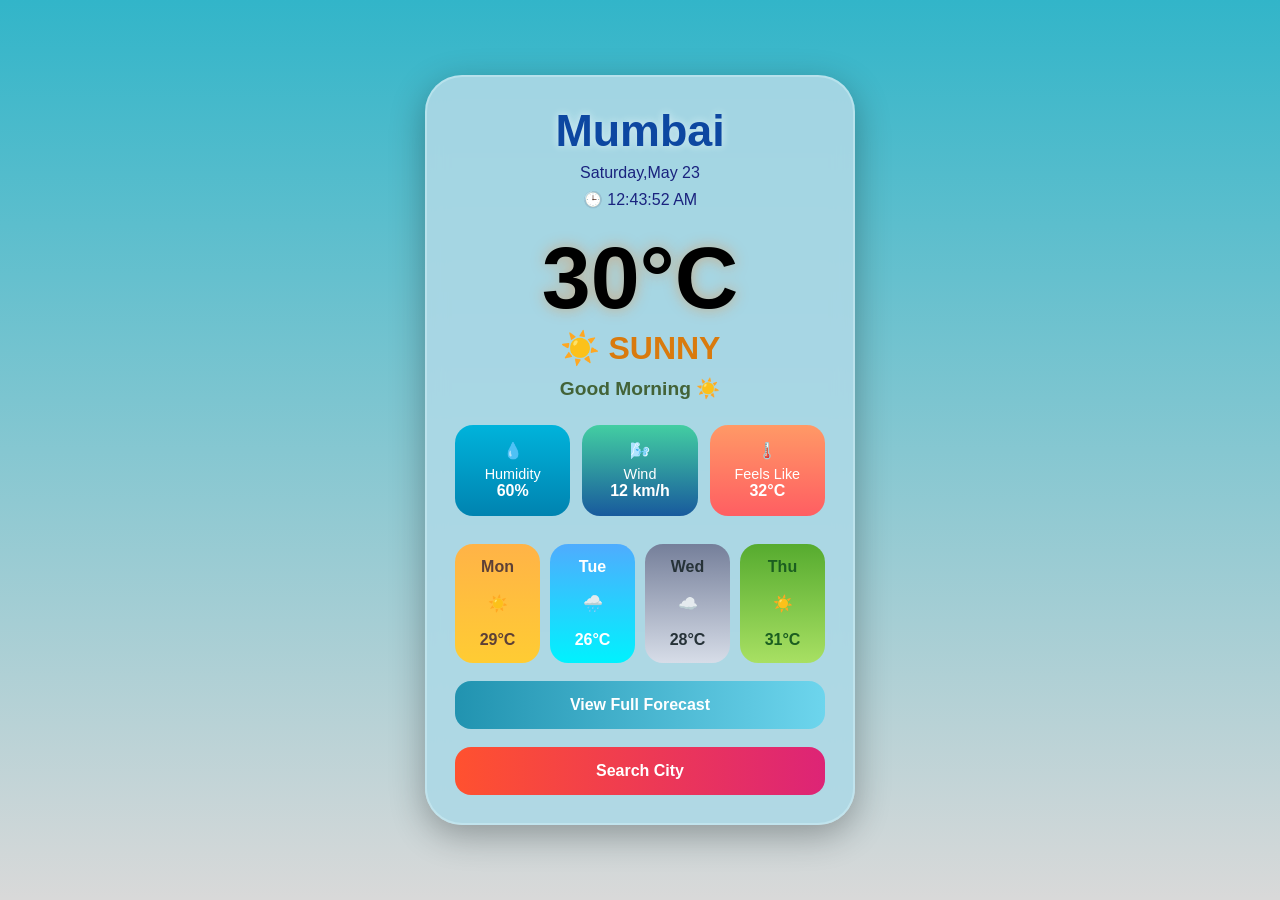
<file: index.html>
<!DOCTYPE html>
<html lang="en">

<head>

    <meta charset="UTF-8">

    <meta name="viewport"
        content="width=device-width, initial-scale=1.0">

    <title>Weather Forecast</title>

    <style>

        *{
            margin:0;
            padding:0;
            box-sizing:border-box;
            font-family:"Poppins",sans-serif;
        }

        html{
            scroll-behavior:smooth;
        }

        body{

            min-height:100vh;

            display:flex;
            justify-content:center;
            align-items:center;

            padding:25px;

            overflow-y:auto;

            background:
            linear-gradient(
                rgba(50,181,201),
                rgba(0,0,0,0.15)
            ),

            url("https://images.unsplash.com/photo-1507525428034-b723cf961d3e?q=80&w=2070&auto=format&fit=crop");

            background-size:cover;
            background-position:center;
            background-repeat:no-repeat;
        }

        /* MAIN CONTAINER */

        .container{

            width:92%;
            max-width:430px;

            padding:28px;

            border-radius:37px;

            background:
            rgba(173,217,230,0.90);

            backdrop-filter:blur(10px);

            border:
            2px solid rgba(230,255,255,0.3);

            box-shadow:
            0 10px 35px rgba(0,0,0,0.30);

            text-align:center;

            animation:fadeIn 1.2s ease;
        }

        @keyframes fadeIn{

            from{
                opacity:0;
                transform:translateY(20px);
            }

            to{
                opacity:1;
                transform:translateY(0);
            }
        }

        /* CITY */

        .city{

            font-size:2.8rem;
            font-weight:bold;
            font-style:sans-serif;

            color:#0d47a1;

            text-shadow:
            0 0 9px rgba(255,255,255,0.6);
        }

        /* DATE + TIME */

        .date,
        .time{

            margin-top:8px;

            font-size:1rem;

            color:#1a237e;
        }

        /* TEMPERATURE */

        .temp{

            margin-top:18px;

            font-size:5.5rem;
            font-weight:bold;

            color:#;

            text-shadow:
            0 0 15px rgba(255,111,0,0.4);
        }

        /* WEATHER */

        .weather{

            font-size:2rem;
            font-weight:600;

            color:#d97a0d;

            animation:float 2s infinite ease-in-out;
        }

        @keyframes float{

            0%{
                transform:translateY(0);
            }

            50%{
                transform:translateY(-8px);
            }

            100%{
                transform:translateY(0);
            }
        }

        /* MESSAGE */

        .message{

            margin-top:10px;

            font-size:1.2rem;
            font-weight:bold;

            color:#436338;
        }

        /* DETAILS SECTION */

        .details{

            margin-top:25px;

            display:flex;
            justify-content:space-between;

            gap:12px;
        }

        .detail-box{

            flex:1;

            padding:16px;

            border-radius:18px;

            color:white;

            transition:0.3s;
        }

        .detail-box:hover{

            transform:translateY(-6px);

            box-shadow:
            0 6px 15px rgba(0,0,0,0.25);
        }

        .detail-box p{

            margin-top:6px;

            font-size:0.9rem;
        }

        /* DIFFERENT COLORS */

        .humidity{

            background:
            linear-gradient(
                to bottom,
                #00b3db,
                #0083b0
            );
        }

        .wind{

            background:
            linear-gradient(
                to bottom,
                #43cea2,
                #185a9d
            );
        }

        .feels{

            background:
            linear-gradient(
                to bottom,
                #ff9966,
                #ff5e62
            );
        }

        /* FORECAST */

        .forecast{

            margin-top:28px;

            display:grid;

            grid-template-columns:
            repeat(4,1fr);

            gap:10px;
        }

        .day{

            padding:14px 10px;

            border-radius:18px;

            color:white;

            font-weight:600;

            transition:0.3s;
        }

        .day:hover{

            transform:
            translateY(-8px)
            scale(1.03);

            box-shadow:
            0 5px 15px rgba(0,0,0,0.25);
        }

        /* FORECAST COLORS */

        .day:nth-child(1){

            background:
            linear-gradient(
                to bottom,
                #ffb347,
                #ffcc33
            );

            color:#5d4037;
        }

        .day:nth-child(2){

            background:
            linear-gradient(
                to bottom,
                #4facfe,
                #00f2fe
            );
        }

        .day:nth-child(3){

            background:
            linear-gradient(
                to bottom,
                #757f9a,
                #d7dde8
            );

            color:#263238;
        }

        .day:nth-child(4){

            background:
            linear-gradient(
                to bottom,
                #56ab2f,
                #a8e063
            );

            color:#1b5e20;
        }

        /* BUTTONS */

        .btn{

            display:block;

            margin-top:18px;

            padding:15px;

            border-radius:16px;

            text-decoration:none;

            font-size:1rem;
            font-weight:600;

            color:white;

            transition:0.3s;
        }

        .btn:hover{

            transform:scale(1.03);

            box-shadow:
            0 6px 15px rgba(0,0,0,0.25);
        }

        /* BUTTON COLORS */

        .forecast-btn{

            background:
            linear-gradient(
                to right,
                #2193b0,
                #6dd5ed
            );
        }

        .search-btn{

            background:
            linear-gradient(
                to right,
                #ff512f,
                #dd2476
            );
        }

        /* RESPONSIVE */

        @media(max-width:768px){

            .container{
                padding:22px;
            }

            .forecast{

                grid-template-columns:
                repeat(2,1fr);
            }

            .temp{
                font-size:4.5rem;
            }

            .city{
                font-size:2.3rem;
            }
        }

        @media(max-width:480px){

            body{
                padding:12px;
            }

            .details{
                flex-direction:column;
            }

            .forecast{

                grid-template-columns:
                repeat(2,1fr);
            }

            .temp{
                font-size:4rem;
            }

            .weather{
                font-size:1.6rem;
            }

            .message{
                font-size:1rem;
            }
        }

    </style>

</head>

<body>

    <div class="container">

        <!-- CITY -->

        <div class="city">
            Mumbai
        </div>

        <!-- DATE -->

        <div class="date">
            Saturday,May 23
        </div>

        <!-- TIME -->

        <div class="time">
            🕒 Loading...
        </div>

        <!-- TEMPERATURE -->

        <div class="temp">
            30°C
        </div>

        <!-- WEATHER -->

        <div class="weather">
            ☀️ SUNNY
        </div>

        <!-- MESSAGE -->

        <div class="message">
            Loading Message...
        </div>

        <!-- DETAILS -->

        <div class="details">

            <div class="detail-box humidity">

                💧

                <p>Humidity</p>

                <b>60%</b>

            </div>

            <div class="detail-box wind">

                🌬️

                <p>Wind</p>

                <b>12 km/h</b>

            </div>

            <div class="detail-box feels">

                🌡️

                <p>Feels Like</p>

                <b>32°C</b>

            </div>

        </div>

        <!-- FORECAST -->

        <div class="forecast">

            <div class="day">

                Mon<br><br>

                ☀️<br><br>

                29°C

            </div>

            <div class="day">

                Tue<br><br>

                🌧️<br><br>

                26°C

            </div>

            <div class="day">

                Wed<br><br>

                ☁️<br><br>

                28°C

            </div>

            <div class="day">

                Thu<br><br>

                ☀️<br><br>

                31°C

            </div>

        </div>

        <!-- BUTTONS -->

        <a href="forecasts_page.html"
            class="btn forecast-btn">

            View Full Forecast

        </a>

        <a href="search.html"
            class="btn search-btn">

            Search City

        </a>

    </div>

    <!-- JAVASCRIPT -->

    <script>

        /* LIVE CLOCK */

        function updateClock(){

            const now = new Date();

            let hours =
            now.getHours();

            let minutes =
            now.getMinutes();

            let seconds =
            now.getSeconds();

            let ampm =
            hours >= 12 ? "PM" : "AM";

            hours =
            hours % 12;

            hours =
            hours ? hours : 12;

            minutes =
            minutes < 10 ?
            "0" + minutes :
            minutes;

            seconds =
            seconds < 10 ?
            "0" + seconds :
            seconds;

            document.querySelector(".time")
            .innerHTML =

            `🕒 ${hours}:${minutes}:${seconds} ${ampm}`;
        }

        setInterval(updateClock,1000);

        updateClock();

        /* DYNAMIC MESSAGE */

        const hour =
        new Date().getHours();

        let message = "";

        if(hour < 12){

            message =
            "Good Morning ☀️";
        }

        else if(hour < 18){

            message =
            "Enjoy the Sunny Weather 🌤️";
        }

        else{

            message =
            "Relaxing Evening Breeze 🌙";
        }

        document.querySelector(".message")
        .innerHTML = message;

    </script>

</body>

</html>
</file>
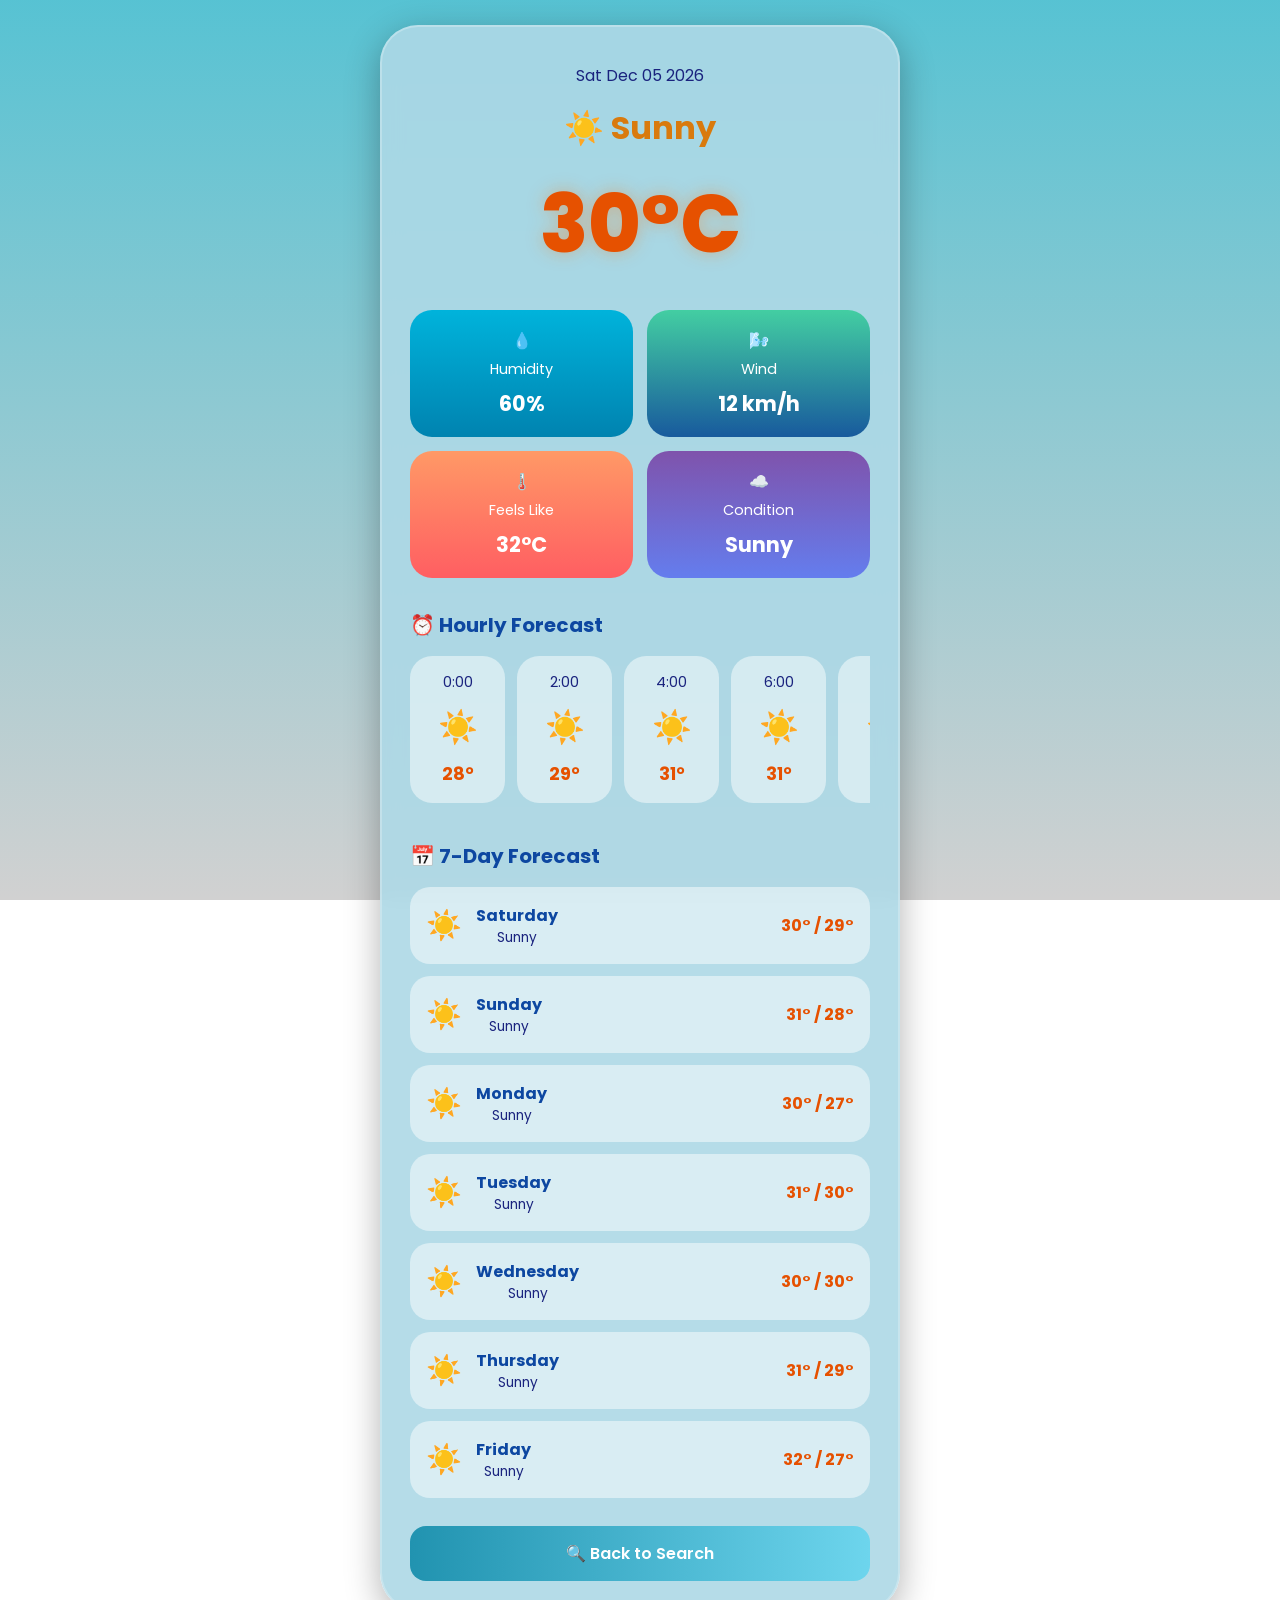
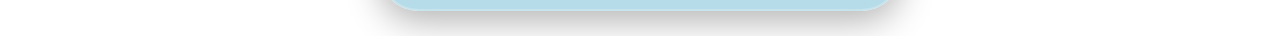
<file: forecasts.html>
<!DOCTYPE html>
<html lang="en">
<head>
<meta charset="UTF-8">
<meta name="viewport" content="width=device-width, initial-scale=1.0">

<title>Weather Forecast</title>

<link href="https://fonts.googleapis.com/css2?family=Poppins:wght@400;600;700;800&display=swap" rel="stylesheet">

<style>

*{
    margin:0;
    padding:0;
    box-sizing:border-box;
    font-family:"Poppins",sans-serif;
}

body{

    min-height:100vh;

    display:flex;
    justify-content:center;

    padding:25px;

    background:
        linear-gradient(
            rgba(50,181,201,0.82),
            rgba(0,0,0,0.18)
        ),
        url("https://images.unsplash.com/photo-1507525428034-b723cf961d3e?q=80&w=2070&auto=format&fit=crop");

    background-size:cover;
    background-position:center;
    background-repeat:no-repeat;
    background-attachment:fixed;
}

.container{

    width:92%;
    max-width:520px;

    padding:28px;

    border-radius:38px;

    background:rgba(173,217,230,0.90);

    backdrop-filter:blur(10px);

    border:2px solid rgba(255,255,255,0.25);

    box-shadow:0 10px 35px rgba(0,0,0,0.30);

    text-align:center;

    animation:fadeIn 1s ease;
}

@keyframes fadeIn{

    from{
        opacity:0;
        transform:translateY(20px);
    }

    to{
        opacity:1;
        transform:translateY(0);
    }
}

/* TOP */

.city{

    font-size:2.7rem;
    font-weight:800;

    color:#0d47a1;

    text-shadow:0 0 10px rgba(255,255,255,0.6);
}

.date{

    margin-top:8px;

    color:#1a237e;

    font-size:1rem;
}

.weather{

    margin-top:16px;

    font-size:2rem;
    font-weight:700;

    color:#d97a0d;
}

.temp{

    margin-top:12px;

    font-size:5rem;
    font-weight:800;

    color:#e65100;

    text-shadow:0 0 18px rgba(255,111,0,0.35);
}

/* DETAILS */

.details{

    margin-top:26px;

    display:grid;

    grid-template-columns:repeat(2,1fr);

    gap:14px;
}

.detail-card{

    padding:18px;

    border-radius:22px;

    color:white;

    transition:0.3s;
}

.detail-card:hover{

    transform:translateY(-6px);

    box-shadow:0 8px 18px rgba(0,0,0,0.22);
}

.detail-title{

    margin-top:6px;

    font-size:0.9rem;
}

.detail-value{

    margin-top:8px;

    font-size:1.3rem;
    font-weight:700;
}

.humidity{
    background:linear-gradient(to bottom,#00b3db,#0083b0);
}

.wind{
    background:linear-gradient(to bottom,#43cea2,#185a9d);
}

.feels{
    background:linear-gradient(to bottom,#ff9966,#ff5e62);
}

.condition{
    background:linear-gradient(to bottom,#7f53ac,#647dee);
}

/* HOURLY */

.section-title{

    margin-top:32px;
    margin-bottom:16px;

    text-align:left;

    font-size:1.25rem;
    font-weight:700;

    color:#0d47a1;
}

.hourly{

    display:flex;

    gap:12px;

    overflow-x:auto;

    padding-bottom:6px;

    scrollbar-width:none;
}

.hourly::-webkit-scrollbar{
    display:none;
}

.hour-card{

    min-width:95px;

    padding:16px 12px;

    border-radius:22px;

    background:rgba(255,255,255,0.48);

    transition:0.3s;
}

.hour-card:hover{

    transform:translateY(-5px);
}

.hour-time{

    font-size:0.9rem;

    color:#1a237e;
}

.hour-icon{

    margin:10px 0;

    font-size:2rem;
}

.hour-temp{

    font-size:1.1rem;
    font-weight:700;

    color:#e65100;
}

/* WEEK */

.week{

    display:flex;
    flex-direction:column;

    gap:12px;
}

.week-card{

    display:flex;

    justify-content:space-between;
    align-items:center;

    padding:16px;

    border-radius:20px;

    background:rgba(255,255,255,0.48);

    transition:0.3s;
}

.week-card:hover{

    transform:translateY(-4px);
}

.week-left{

    display:flex;
    align-items:center;

    gap:14px;
}

.week-icon{
    font-size:1.8rem;
}

.week-day{

    font-weight:700;

    color:#0d47a1;
}

.week-desc{

    font-size:0.85rem;

    color:#1a237e;
}

.week-temp{

    font-weight:700;

    color:#e65100;
}

/* BUTTON */

.back-btn{

    display:block;

    margin-top:28px;

    padding:15px;

    border-radius:16px;

    text-decoration:none;

    font-size:1rem;
    font-weight:600;

    color:white;

    background:linear-gradient(
        to right,
        #2193b0,
        #6dd5ed
    );

    transition:0.3s;
}

.back-btn:hover{

    transform:scale(1.03);

    box-shadow:0 6px 15px rgba(0,0,0,0.25);
}

/* MOBILE */

@media(max-width:480px){

    body{
        padding:12px;
    }

    .container{
        padding:20px;
    }

    .city{
        font-size:2.1rem;
    }

    .temp{
        font-size:4rem;
    }
}

</style>
</head>

<body>

<div class="container">

    <div class="city" id="cityName"></div>

    <div class="date" id="dateText"></div>

    <div class="weather" id="weatherText"></div>

    <div class="temp" id="tempText"></div>

    <!-- DETAILS -->

    <div class="details">

        <div class="detail-card humidity">

            💧

            <div class="detail-title">
                Humidity
            </div>

            <div class="detail-value" id="humidityText"></div>

        </div>

        <div class="detail-card wind">

            🌬️

            <div class="detail-title">
                Wind
            </div>

            <div class="detail-value" id="windText"></div>

        </div>

        <div class="detail-card feels">

            🌡️

            <div class="detail-title">
                Feels Like
            </div>

            <div class="detail-value" id="feelsText"></div>

        </div>

        <div class="detail-card condition">

            ☁️

            <div class="detail-title">
                Condition
            </div>

            <div class="detail-value" id="conditionText"></div>

        </div>

    </div>

    <!-- HOURLY -->

    <div class="section-title">
        ⏰ Hourly Forecast
    </div>

    <div class="hourly" id="hourlyContainer"></div>

    <!-- WEEK -->

    <div class="section-title">
        📅 7-Day Forecast
    </div>

    <div class="week" id="weekContainer"></div>

    <a href="search.html" class="back-btn">
        🔍 Back to Search
    </a>

</div>

<script>

/* DATABASE */

const weatherDB = {

  "mumbai": {
    temp: 30,
    feels: 32,
    humidity: 60,
    wind: 12,
    weather: "Sunny",
    emoji: "☀️"
  },

  "delhi": {
    temp: 35,
    feels: 38,
    humidity: 45,
    wind: 8,
    weather: "Hot",
    emoji: "🔥"
  },

  "bangalore": {
    temp: 27,
    feels: 28,
    humidity: 55,
    wind: 15,
    weather: "Cloudy",
    emoji: "☁️"
  },

  "chennai": {
    temp: 34,
    feels: 37,
    humidity: 75,
    wind: 10,
    weather: "Humid",
    emoji: "🌤️"
  },

  "kolkata": {
    temp: 33,
    feels: 36,
    humidity: 70,
    wind: 14,
    weather: "Rainy",
    emoji: "🌧️"
  },

  "hyderabad": {
    temp: 36,
    feels: 39,
    humidity: 40,
    wind: 9,
    weather: "Clear",
    emoji: "☀️"
  },

  "pune": {
    temp: 29,
    feels: 30,
    humidity: 50,
    wind: 11,
    weather: "Pleasant",
    emoji: "🌤️"
  },

  "jaipur": {
    temp: 38,
    feels: 41,
    humidity: 30,
    wind: 7,
    weather: "Hot",
    emoji: "🔥"
  },

  "ahmedabad": {
    temp: 37,
    feels: 40,
    humidity: 35,
    wind: 8,
    weather: "Hot",
    emoji: "🔥"
  },

  "lucknow": {
    temp: 34,
    feels: 37,
    humidity: 50,
    wind: 6,
    weather: "Warm",
    emoji: "☀️"
  },

  "goa": {
    temp: 31,
    feels: 33,
    humidity: 65,
    wind: 18,
    weather: "Breezy",
    emoji: "🌊"
  },

  "shimla": {
    temp: 18,
    feels: 16,
    humidity: 60,
    wind: 12,
    weather: "Cool",
    emoji: "🏔️"
  },

  "manali": {
    temp: 15,
    feels: 13,
    humidity: 55,
    wind: 10,
    weather: "Pleasant",
    emoji: "🏔️"
  },

  "varanasi": {
    temp: 35,
    feels: 38,
    humidity: 55,
    wind: 5,
    weather: "Hot",
    emoji: "☀️"
  },

  "kochi": {
    temp: 29,
    feels: 31,
    humidity: 80,
    wind: 16,
    weather: "Rainy",
    emoji: "🌧️"
  },

  "surat": {
    temp: 33,
    feels: 35,
    humidity: 55,
    wind: 9,
    weather: "Warm",
    emoji: "🌤️"
  },

  "indore": {
    temp: 32,
    feels: 34,
    humidity: 45,
    wind: 10,
    weather: "Sunny",
    emoji: "☀️"
  },

  "patna": {
    temp: 34,
    feels: 37,
    humidity: 60,
    wind: 7,
    weather: "Humid",
    emoji: "🌤️"
  },

  "bhopal": {
    temp: 33,
    feels: 35,
    humidity: 42,
    wind: 11,
    weather: "Sunny",
    emoji: "☀️"
  },

  "nagpur": {
    temp: 36,
    feels: 39,
    humidity: 38,
    wind: 8,
    weather: "Hot",
    emoji: "🔥"
  },

  "new york": {
    temp: 22,
    feels: 21,
    humidity: 50,
    wind: 20,
    weather: "Breezy",
    emoji: "🌤️"
  },

  "london": {
    temp: 16,
    feels: 14,
    humidity: 70,
    wind: 18,
    weather: "Cloudy",
    emoji: "☁️"
  },

  "tokyo": {
    temp: 24,
    feels: 25,
    humidity: 60,
    wind: 12,
    weather: "Pleasant",
    emoji: "🌤️"
  },

  "dubai": {
    temp: 40,
    feels: 44,
    humidity: 35,
    wind: 15,
    weather: "Hot",
    emoji: "🔥"
  },

  "paris": {
    temp: 19,
    feels: 18,
    humidity: 55,
    wind: 14,
    weather: "Mild",
    emoji: "🌤️"
  },

  "singapore": {
    temp: 31,
    feels: 34,
    humidity: 80,
    wind: 10,
    weather: "Humid",
    emoji: "🌧️"
  },

  "sydney": {
    temp: 20,
    feels: 19,
    humidity: 50,
    wind: 22,
    weather: "Breezy",
    emoji: "🌤️"
  }
};

/* GET CITY */

const params = new URLSearchParams(
    window.location.search
);

const city = params.get("city");

/* DEFAULT */

const key = city
    ? city.toLowerCase()
    : "mumbai";

const data = weatherDB[key];

/* IF INVALID */

if(!data){

    window.location.href = "search.html";
}

/* TOP */

document.getElementById("cityName").textContent =
    city;

document.getElementById("weatherText").textContent =
    data.emoji + " " + data.weather;

document.getElementById("tempText").textContent =
    data.temp + "°C";

document.getElementById("humidityText").textContent =
    data.humidity + "%";

document.getElementById("windText").textContent =
    data.wind + " km/h";

document.getElementById("feelsText").textContent =
    data.feels + "°C";

document.getElementById("conditionText").textContent =
    data.weather;

/* DATE */

const now = new Date();

document.getElementById("dateText").textContent =
    now.toDateString();

/* HOURLY */

const hourlyContainer =
    document.getElementById("hourlyContainer");

for(let i = 0; i < 8; i++){

    const hour = new Date();

    hour.setHours(now.getHours() + i * 2);

    const hourTemp =
        data.temp +
        Math.floor(Math.random() * 4 - 2);

    hourlyContainer.innerHTML += `

        <div class="hour-card">

            <div class="hour-time">
                ${hour.getHours()}:00
            </div>

            <div class="hour-icon">
                ${data.emoji}
            </div>

            <div class="hour-temp">
                ${hourTemp}°
            </div>

        </div>
    `;
}

/* WEEK */

const weekContainer =
    document.getElementById("weekContainer");

const weekDays = [
    "Sunday",
    "Monday",
    "Tuesday",
    "Wednesday",
    "Thursday",
    "Friday",
    "Saturday"
];

for(let i = 0; i < 7; i++){

    const future = new Date();

    future.setDate(now.getDate() + i);

    const max =
        data.temp +
        Math.floor(Math.random() * 3);

    const min =
        data.temp -
        Math.floor(Math.random() * 5);

    weekContainer.innerHTML += `

        <div class="week-card">

            <div class="week-left">

                <div class="week-icon">
                    ${data.emoji}
                </div>

                <div>

                    <div class="week-day">
                        ${weekDays[future.getDay()]}
                    </div>

                    <div class="week-desc">
                        ${data.weather}
                    </div>

                </div>

            </div>

            <div class="week-temp">
                ${max}° / ${min}°
            </div>

        </div>
    `;
}

</script>

</body>
</html>
</file>
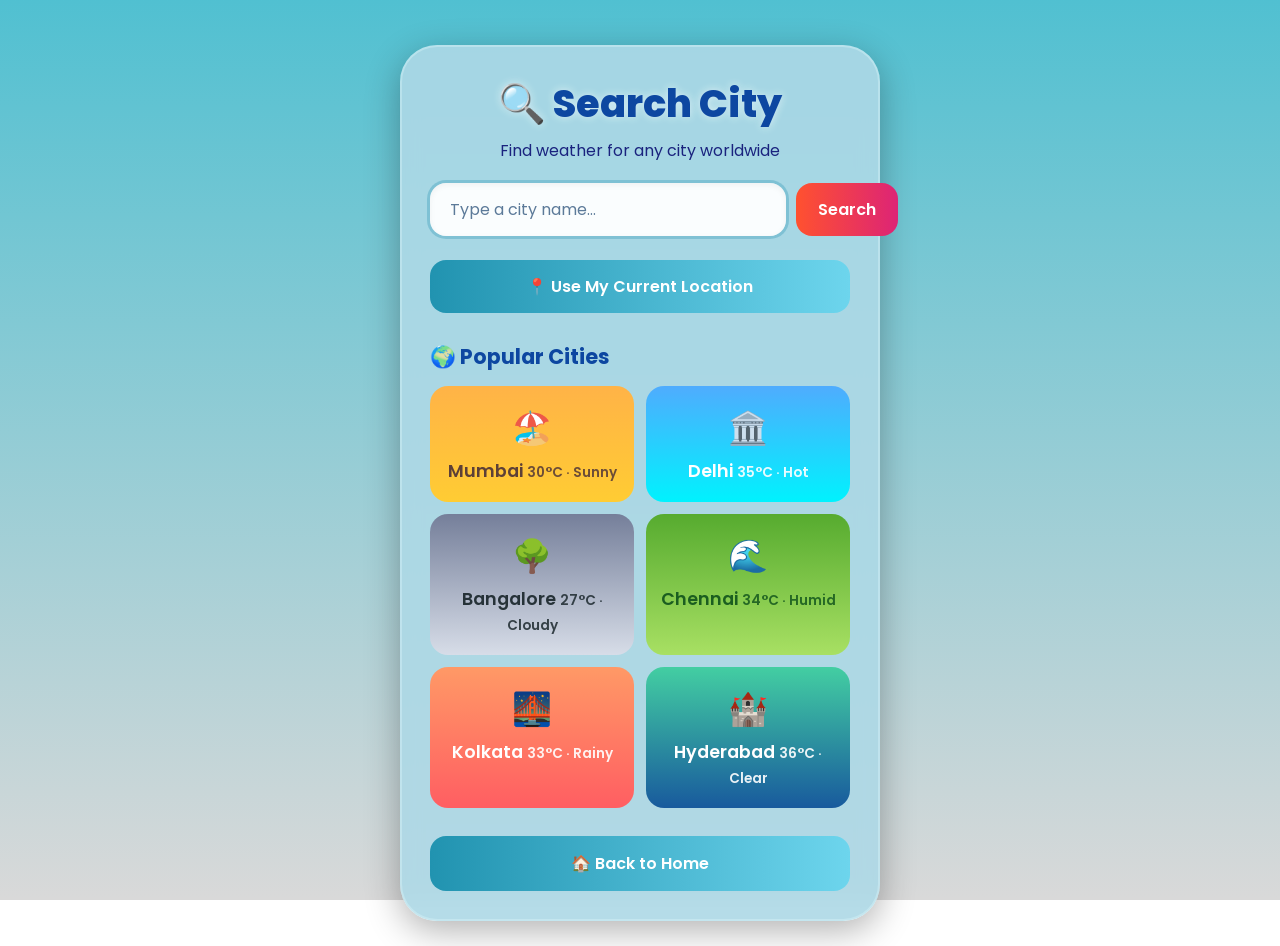
<file: search.html>
<!DOCTYPE html>
<html lang="en">
<head>
    <meta charset="UTF-8">
    <meta name="viewport" content="width=device-width, initial-scale=1.0">

    <title>Search City — Weather</title>

    <link href="https://fonts.googleapis.com/css2?family=Poppins:wght@400;600;700;800&display=swap" rel="stylesheet">

    <style>

        *{
            margin:0;
            padding:0;
            box-sizing:border-box;
            font-family:"Poppins",sans-serif;
        }

        html{
            scroll-behavior:smooth;
        }

        body{

            min-height:100vh;

            display:flex;
            justify-content:center;
            align-items:flex-start;

            padding:25px;

            overflow-y:auto;

            background:
                linear-gradient(
                    rgba(50,181,201,0.85),
                    rgba(0,0,0,0.15)
                ),
                url("https://images.unsplash.com/photo-1507525428034-b723cf961d3e?q=80&w=2070&auto=format&fit=crop");

            background-size:cover;
            background-position:center;
            background-repeat:no-repeat;
            background-attachment:fixed;
        }

        .container{

            width:92%;
            max-width:480px;

            padding:28px;

            border-radius:37px;

            background:rgba(173,217,230,0.90);

            backdrop-filter:blur(10px);

            border:2px solid rgba(230,255,255,0.3);

            box-shadow:0 10px 35px rgba(0,0,0,0.30);

            text-align:center;

            animation:fadeIn 1.2s ease;

            margin-top:20px;
        }

        @keyframes fadeIn{

            from{
                opacity:0;
                transform:translateY(20px);
            }

            to{
                opacity:1;
                transform:translateY(0);
            }
        }

        .page-title{

            font-size:2.4rem;
            font-weight:800;

            color:#0d47a1;

            text-shadow:0 0 9px rgba(255,255,255,0.6);

            margin-bottom:6px;
        }

        .page-subtitle{

            font-size:1rem;

            color:#1a237e;

            margin-bottom:20px;
        }

        .search-area{

            display:flex;

            gap:10px;

            margin-bottom:24px;
        }

        .search-area input{

            flex:1;

            padding:14px 20px;

            border:none;
            outline:none;

            border-radius:16px;

            font-size:1rem;

            background:rgba(255,255,255,0.7);

            color:#0d47a1;

            box-shadow:inset 0 2px 6px rgba(0,0,0,0.08);

            transition:0.3s;
        }

        .search-area input::placeholder{
            color:#5c7a99;
        }

        .search-area input:focus{

            background:rgba(255,255,255,0.95);

            box-shadow:
                inset 0 2px 6px rgba(0,0,0,0.05),
                0 0 0 3px rgba(33,147,176,0.3);
        }

        .search-btn{

            padding:14px 22px;

            border:none;

            border-radius:16px;

            font-size:1rem;
            font-weight:600;

            color:white;

            cursor:pointer;

            background:linear-gradient(to right,#ff512f,#dd2476);

            transition:0.3s;
        }

        .search-btn:hover{

            transform:scale(1.05);

            box-shadow:0 6px 15px rgba(0,0,0,0.25);
        }

        .location-btn{

            display:block;

            width:100%;

            padding:14px;

            border:none;

            border-radius:16px;

            font-size:1rem;
            font-weight:600;

            color:white;

            cursor:pointer;

            background:linear-gradient(to right,#2193b0,#6dd5ed);

            transition:0.3s;

            margin-bottom:28px;
        }

        .location-btn:hover{

            transform:scale(1.03);

            box-shadow:0 6px 15px rgba(0,0,0,0.25);
        }

        .section-title{

            font-size:1.3rem;
            font-weight:700;

            color:#0d47a1;

            margin-bottom:14px;

            text-align:left;
        }

        .cities-grid{

            display:grid;

            grid-template-columns:repeat(2,1fr);

            gap:12px;

            margin-bottom:28px;
        }

        .city-card{

            padding:18px 10px;

            border-radius:18px;

            color:white;

            font-weight:600;

            cursor:pointer;

            transition:0.3s;

            text-align:center;
        }

        .city-card:hover{

            transform:translateY(-8px) scale(1.03);

            box-shadow:0 5px 15px rgba(0,0,0,0.25);
        }

        .city-emoji{

            font-size:2rem;

            display:block;

            margin-bottom:6px;
        }

        .city-name{
            font-size:1.1rem;
        }

        .city-temp{

            font-size:0.85rem;

            margin-top:4px;

            opacity:0.9;
        }

        .city-card:nth-child(1){
            background:linear-gradient(to bottom,#ffb347,#ffcc33);
            color:#5d4037;
        }

        .city-card:nth-child(2){
            background:linear-gradient(to bottom,#4facfe,#00f2fe);
        }

        .city-card:nth-child(3){
            background:linear-gradient(to bottom,#757f9a,#d7dde8);
            color:#263238;
        }

        .city-card:nth-child(4){
            background:linear-gradient(to bottom,#56ab2f,#a8e063);
            color:#1b5e20;
        }

        .city-card:nth-child(5){
            background:linear-gradient(to bottom,#ff9966,#ff5e62);
        }

        .city-card:nth-child(6){
            background:linear-gradient(to bottom,#43cea2,#185a9d);
        }

        .result-card{

            display:none;

            margin-bottom:24px;

            animation:slideUp 0.5s ease;
        }

        .result-card.show{
            display:block;
        }

        @keyframes slideUp{

            from{
                opacity:0;
                transform:translateY(18px);
            }

            to{
                opacity:1;
                transform:translateY(0);
            }
        }

        .result-city{

            font-size:2.6rem;
            font-weight:bold;

            color:#0d47a1;

            text-shadow:0 0 9px rgba(255,255,255,0.6);
        }

        .result-date{

            margin-top:6px;

            font-size:1rem;

            color:#1a237e;
        }

        .result-temp{

            margin-top:14px;

            font-size:5rem;
            font-weight:bold;

            color:#e65100;

            text-shadow:0 0 15px rgba(255,111,0,0.4);
        }

        .result-weather{

            font-size:1.8rem;
            font-weight:600;

            color:#d97a0d;

            animation:float 2s infinite ease-in-out;
        }

        @keyframes float{

            0%{
                transform:translateY(0);
            }

            50%{
                transform:translateY(-8px);
            }

            100%{
                transform:translateY(0);
            }
        }

        .result-message{

            margin-top:8px;

            font-size:1.1rem;
            font-weight:bold;

            color:#436338;
        }

        .result-details{

            margin-top:20px;

            display:flex;

            justify-content:space-between;

            gap:12px;
        }

        .detail-box{

            flex:1;

            padding:16px 8px;

            border-radius:18px;

            color:white;

            transition:0.3s;
        }

        .detail-box:hover{

            transform:translateY(-6px);

            box-shadow:0 6px 15px rgba(0,0,0,0.25);
        }

        .detail-box p{

            margin-top:6px;

            font-size:0.85rem;
        }

        .humidity{
            background:linear-gradient(to bottom,#00b3db,#0083b0);
        }

        .wind{
            background:linear-gradient(to bottom,#43cea2,#185a9d);
        }

        .feels{
            background:linear-gradient(to bottom,#ff9966,#ff5e62);
        }

        /* NEW FORECAST BUTTON */

        .forecast-btn{

            display:block;

            margin-top:22px;

            padding:14px;

            border-radius:16px;

            text-decoration:none;

            font-size:1rem;
            font-weight:600;

            color:white;

            background:linear-gradient(
                to right,
                #7f53ac,
                #647dee
            );

            transition:0.3s;
        }

        .forecast-btn:hover{

            transform:scale(1.03);

            box-shadow:0 6px 15px rgba(0,0,0,0.25);
        }

        .close-result{

            margin-top:16px;

            padding:10px 24px;

            border:none;

            border-radius:14px;

            font-size:0.95rem;
            font-weight:600;

            color:#0d47a1;

            background:rgba(255,255,255,0.6);

            cursor:pointer;

            transition:0.3s;
        }

        .close-result:hover{
            background:rgba(255,255,255,0.9);
        }

        .status-msg{

            display:none;

            padding:14px;

            border-radius:14px;

            font-weight:600;

            margin-bottom:18px;
        }

        .status-msg.error{

            display:block;

            background:rgba(255,82,82,0.2);

            color:#c62828;
        }

        .status-msg.loading{

            display:block;

            background:rgba(33,147,176,0.15);

            color:#0d47a1;
        }

        .back-btn{

            display:block;

            margin-top:18px;

            padding:15px;

            border-radius:16px;

            text-decoration:none;

            font-size:1rem;
            font-weight:600;

            color:white;

            background:linear-gradient(to right,#2193b0,#6dd5ed);

            transition:0.3s;

            text-align:center;
        }

        .back-btn:hover{

            transform:scale(1.03);

            box-shadow:0 6px 15px rgba(0,0,0,0.25);
        }

        @media(max-width:480px){

            body{
                padding:12px;
            }

            .container{
                padding:20px;
            }

            .page-title{
                font-size:1.9rem;
            }

            .result-temp{
                font-size:4rem;
            }

            .result-details{
                flex-direction:column;
            }
        }

    </style>
</head>

<body>

<div class="container">

    <div class="page-title">
        🔍 Search City
    </div>

    <div class="page-subtitle">
        Find weather for any city worldwide
    </div>

    <div class="search-area">

        <input
            type="text"
            id="searchInput"
            placeholder="Type a city name..."
        >

        <button class="search-btn" id="searchBtn">
            Search
        </button>

    </div>

    <div class="status-msg" id="statusMsg"></div>

    <!-- RESULT CARD -->

    <div class="result-card" id="resultCard">

        <div class="result-city" id="resultCity"></div>

        <div class="result-date" id="resultDate"></div>

        <div class="result-temp" id="resultTemp"></div>

        <div class="result-weather" id="resultWeather"></div>

        <div class="result-message" id="resultMessage"></div>

        <div class="result-details">

            <div class="detail-box humidity">

                💧

                <p>Humidity</p>

                <b id="resultHumidity"></b>

            </div>

            <div class="detail-box wind">

                🌬️

                <p>Wind</p>

                <b id="resultWind"></b>

            </div>

            <div class="detail-box feels">

                🌡️

                <p>Feels Like</p>

                <b id="resultFeels"></b>

            </div>

        </div>

        <!-- NEW BUTTON -->

        <a href="#" id="forecastBtn" class="forecast-btn">
            📅 View Full Forecast
        </a>

        <button class="close-result" id="closeResult">
            ✕ Close
        </button>

    </div>

    <button class="location-btn" id="locationBtn">
        📍 Use My Current Location
    </button>

    <div class="section-title">
        🌍 Popular Cities
    </div>

    <div class="cities-grid">

        <div class="city-card" onclick="searchCity('Mumbai')">

            <span class="city-emoji">🏖️</span>

            <span class="city-name">Mumbai</span>

            <span class="city-temp">30°C · Sunny</span>

        </div>

        <div class="city-card" onclick="searchCity('Delhi')">

            <span class="city-emoji">🏛️</span>

            <span class="city-name">Delhi</span>

            <span class="city-temp">35°C · Hot</span>

        </div>

        <div class="city-card" onclick="searchCity('Bangalore')">

            <span class="city-emoji">🌳</span>

            <span class="city-name">Bangalore</span>

            <span class="city-temp">27°C · Cloudy</span>

        </div>

        <div class="city-card" onclick="searchCity('Chennai')">

            <span class="city-emoji">🌊</span>

            <span class="city-name">Chennai</span>

            <span class="city-temp">34°C · Humid</span>

        </div>

        <div class="city-card" onclick="searchCity('Kolkata')">

            <span class="city-emoji">🌉</span>

            <span class="city-name">Kolkata</span>

            <span class="city-temp">33°C · Rainy</span>

        </div>

        <div class="city-card" onclick="searchCity('Hyderabad')">

            <span class="city-emoji">🏰</span>

            <span class="city-name">Hyderabad</span>

            <span class="city-temp">36°C · Clear</span>

        </div>

    </div>

    <a href="index8.html" class="back-btn">
        🏠 Back to Home
    </a>

</div>

<script>

const weatherDB = {
  "mumbai": {
    temp: 30,
    feels: 32,
    humidity: 60,
    wind: 12,
    weather: "Sunny",
    emoji: "☀️"
  },

  "delhi": {
    temp: 35,
    feels: 38,
    humidity: 45,
    wind: 8,
    weather: "Hot",
    emoji: "🔥"
  },

  "bangalore": {
    temp: 27,
    feels: 28,
    humidity: 55,
    wind: 15,
    weather: "Cloudy",
    emoji: "☁️"
  },

  "chennai": {
    temp: 34,
    feels: 37,
    humidity: 75,
    wind: 10,
    weather: "Humid",
    emoji: "🌤️"
  },

  "kolkata": {
    temp: 33,
    feels: 36,
    humidity: 70,
    wind: 14,
    weather: "Rainy",
    emoji: "🌧️"
  },

  "hyderabad": {
    temp: 36,
    feels: 39,
    humidity: 40,
    wind: 9,
    weather: "Clear",
    emoji: "☀️"
  },

  "pune": {
    temp: 29,
    feels: 30,
    humidity: 50,
    wind: 11,
    weather: "Pleasant",
    emoji: "🌤️"
  },

  "jaipur": {
    temp: 38,
    feels: 41,
    humidity: 30,
    wind: 7,
    weather: "Hot",
    emoji: "🔥"
  },

  "ahmedabad": {
    temp: 37,
    feels: 40,
    humidity: 35,
    wind: 8,
    weather: "Hot",
    emoji: "🔥"
  },

  "lucknow": {
    temp: 34,
    feels: 37,
    humidity: 50,
    wind: 6,
    weather: "Warm",
    emoji: "☀️"
  },

  "goa": {
    temp: 31,
    feels: 33,
    humidity: 65,
    wind: 18,
    weather: "Breezy",
    emoji: "🌊"
  },

  "shimla": {
    temp: 18,
    feels: 16,
    humidity: 60,
    wind: 12,
    weather: "Cool",
    emoji: "🏔️"
  },

  "manali": {
    temp: 15,
    feels: 13,
    humidity: 55,
    wind: 10,
    weather: "Pleasant",
    emoji: "🏔️"
  },

  "varanasi": {
    temp: 35,
    feels: 38,
    humidity: 55,
    wind: 5,
    weather: "Hot",
    emoji: "☀️"
  },

  "kochi": {
    temp: 29,
    feels: 31,
    humidity: 80,
    wind: 16,
    weather: "Rainy",
    emoji: "🌧️"
  },

  "surat": {
    temp: 33,
    feels: 35,
    humidity: 55,
    wind: 9,
    weather: "Warm",
    emoji: "🌤️"
  },

  "indore": {
    temp: 32,
    feels: 34,
    humidity: 45,
    wind: 10,
    weather: "Sunny",
    emoji: "☀️"
  },

  "patna": {
    temp: 34,
    feels: 37,
    humidity: 60,
    wind: 7,
    weather: "Humid",
    emoji: "🌤️"
  },

  "bhopal": {
    temp: 33,
    feels: 35,
    humidity: 42,
    wind: 11,
    weather: "Sunny",
    emoji: "☀️"
  },

  "nagpur": {
    temp: 36,
    feels: 39,
    humidity: 38,
    wind: 8,
    weather: "Hot",
    emoji: "🔥"
  },

  "new york": {
    temp: 22,
    feels: 21,
    humidity: 50,
    wind: 20,
    weather: "Breezy",
    emoji: "🌤️"
  },

  "london": {
    temp: 16,
    feels: 14,
    humidity: 70,
    wind: 18,
    weather: "Cloudy",
    emoji: "☁️"
  },

  "tokyo": {
    temp: 24,
    feels: 25,
    humidity: 60,
    wind: 12,
    weather: "Pleasant",
    emoji: "🌤️"
  },

  "dubai": {
    temp: 40,
    feels: 44,
    humidity: 35,
    wind: 15,
    weather: "Hot",
    emoji: "🔥"
  },

  "paris": {
    temp: 19,
    feels: 18,
    humidity: 55,
    wind: 14,
    weather: "Mild",
    emoji: "🌤️"
  },

  "singapore": {
    temp: 31,
    feels: 34,
    humidity: 80,
    wind: 10,
    weather: "Humid",
    emoji: "🌧️"
  },

  "sydney": {
    temp: 20,
    feels: 19,
    humidity: 50,
    wind: 22,
    weather: "Breezy",
    emoji: "🌤️"
  }
};

const searchInput = document.getElementById("searchInput");

const searchBtn = document.getElementById("searchBtn");

const statusMsg = document.getElementById("statusMsg");

const resultCard = document.getElementById("resultCard");

const forecastBtn = document.getElementById("forecastBtn");

function getFormattedDate(){

    const days = [
        "Sunday",
        "Monday",
        "Tuesday",
        "Wednesday",
        "Thursday",
        "Friday",
        "Saturday"
    ];

    const months = [
        "Jan","Feb","Mar",
        "Apr","May","Jun",
        "Jul","Aug","Sep",
        "Oct","Nov","Dec"
    ];

    const now = new Date();

    return days[now.getDay()] +
        ", " +
        months[now.getMonth()] +
        " " +
        now.getDate();
}

function getGreeting(){

    const h = new Date().getHours();

    if(h < 12){
        return "Good Morning ☀️";
    }

    if(h < 18){
        return "Enjoy the Weather 🌤️";
    }

    return "Relaxing Evening 🌙";
}

function showStatus(text,type){

    statusMsg.textContent = text;

    statusMsg.className = "status-msg " + type;
}

function clearStatus(){

    statusMsg.className = "status-msg";
}

function searchCity(cityName){

    cityName = cityName.trim();

    if(!cityName){

        showStatus(
            "Please enter a city name!",
            "error"
        );

        return;
    }

    const key = cityName.toLowerCase();

    showStatus(
        "🔍 Searching for " + cityName + "...",
        "loading"
    );

    setTimeout(function(){

        clearStatus();

        const data = weatherDB[key];

        if(!data){

            showStatus(
                "❌ City not found!",
                "error"
            );

            return;
        }

        const displayName =
            cityName.charAt(0).toUpperCase() +
            cityName.slice(1);

        document.getElementById("resultCity").textContent =
            displayName;

        document.getElementById("resultDate").textContent =
            getFormattedDate();

        document.getElementById("resultTemp").textContent =
            data.temp + "°C";

        document.getElementById("resultWeather").textContent =
            data.emoji + " " + data.weather;

        document.getElementById("resultMessage").textContent =
            getGreeting();

        document.getElementById("resultHumidity").textContent =
            data.humidity + "%";

        document.getElementById("resultWind").textContent =
            data.wind + " km/h";

        document.getElementById("resultFeels").textContent =
            data.feels + "°C";

        /* NEW REDIRECT */

        forecastBtn.href =
            "forecasts_page.html?city=" +
            encodeURIComponent(displayName);

        resultCard.classList.remove("show");

        void resultCard.offsetWidth;

        resultCard.classList.add("show");

        resultCard.scrollIntoView({
            behavior:"smooth",
            block:"center"
        });

        searchInput.value = "";

    },600);
}

searchBtn.onclick = function(){

    searchCity(searchInput.value);
};

searchInput.onkeydown = function(e){

    if(e.key === "Enter"){

        searchCity(searchInput.value);
    }
};

document.getElementById("closeResult").onclick = function(){

    resultCard.classList.remove("show");
};

document.getElementById("locationBtn").onclick = function(){

    searchCity("Mumbai");
};

window.onload = function(){

    searchInput.focus();
};

</script>

</body>
</html>
</file>
